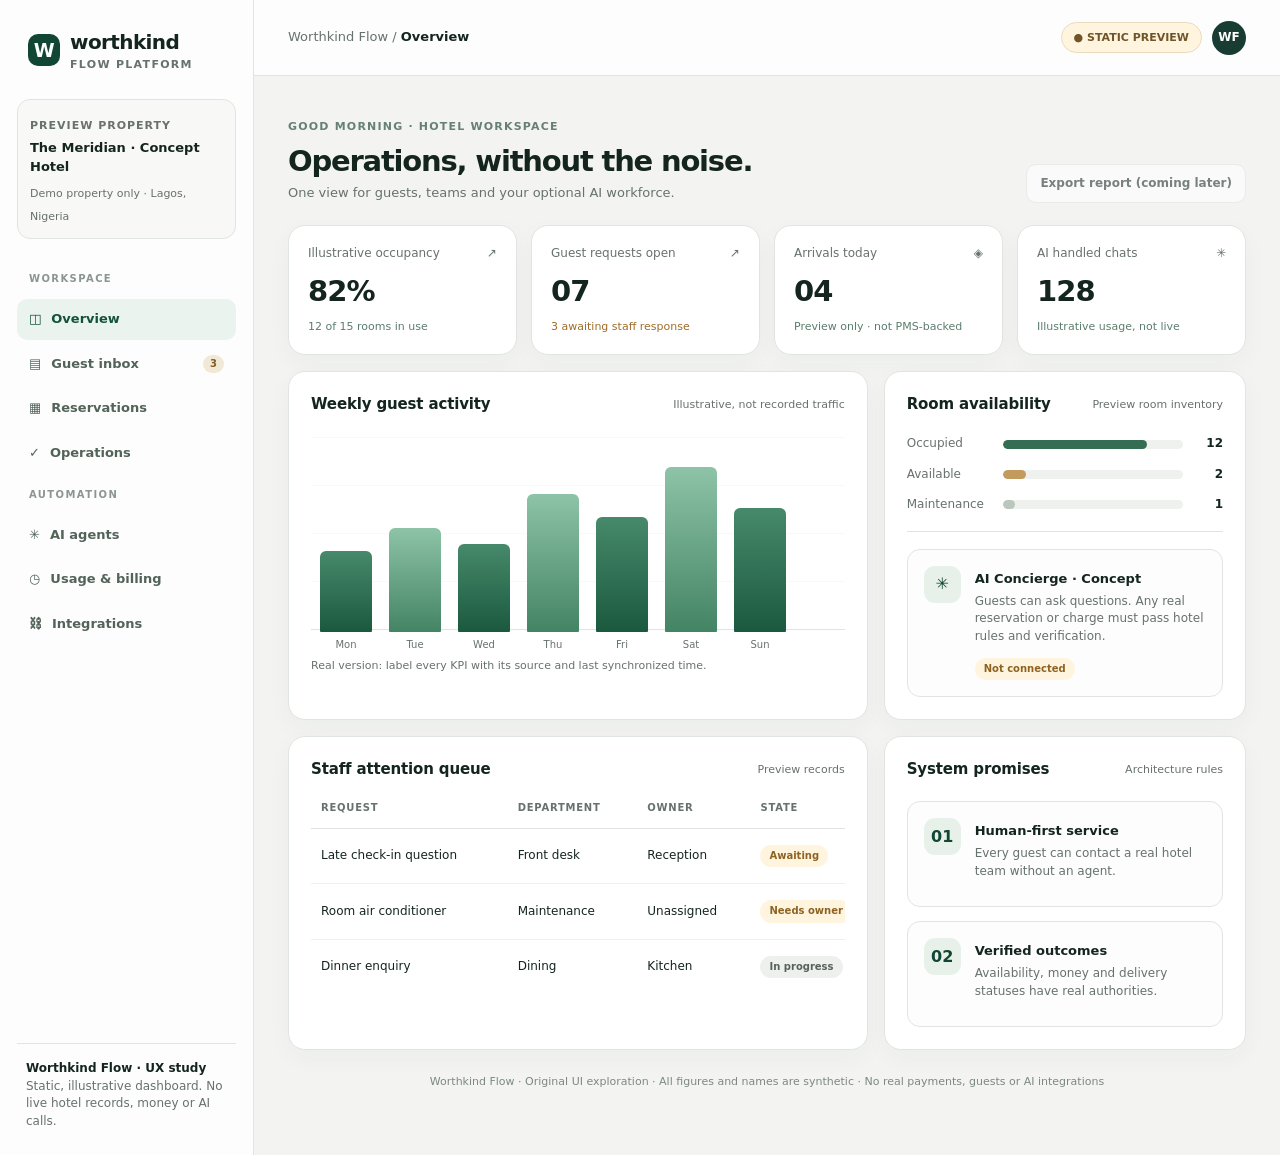
<file: apps/dashboard-preview/index.html>
<!doctype html>
<html lang="en">
<head>
<meta charset="utf-8">
<meta name="viewport" content="width=device-width, initial-scale=1">
<meta name="color-scheme" content="light">
<title>Worthkind Flow — Hotel Owner Dashboard Concept</title>
<style>
:root{--bg:#f3f4f2;--surface:#fff;--surface-alt:#f8f8f6;--ink:#14251f;--muted:#67716e;--line:#e1e5e1;--forest:#124634;--mint:#e8f4ed;--gold:#ab834a;--amber:#fff5df;--red:#b94343;--radius:17px;--shadow:0 8px 24px rgba(26,44,36,.035)}
*{box-sizing:border-box}html,body{margin:0}body{font-family:Inter,ui-sans-serif,system-ui,-apple-system,"Segoe UI",Arial,sans-serif;background:var(--bg);color:var(--ink);line-height:1.45}button{font:inherit;cursor:pointer}button:focus-visible,a:focus-visible{outline:3px solid #6aa88e;outline-offset:3px}.layout{min-height:100vh;display:grid;grid-template-columns:254px minmax(0,1fr)}.rail{padding:25px 17px;background:#fcfdfc;border-right:1px solid var(--line);display:flex;flex-direction:column;gap:23px}.brand{padding:3px 11px;display:flex;align-items:center;gap:10px;color:var(--ink);font-size:20px;font-weight:750;letter-spacing:-.6px}.mark{width:32px;height:32px;border-radius:10px;background:var(--forest);color:white;display:grid;place-items:center;font-size:19px;font-weight:800}.brand small{font-size:11px;letter-spacing:1.3px;text-transform:uppercase;color:var(--muted);display:block;font-weight:600}.property{background:var(--surface-alt);border:1px solid var(--line);border-radius:13px;padding:12px}.tiny{font-size:11px;color:var(--muted);text-transform:uppercase;letter-spacing:1px;font-weight:700}.property strong{font-size:13px;display:block;margin:4px 0 3px}.property span:last-child{font-size:11px;color:var(--muted)}.nav{display:flex;flex-direction:column;gap:4px}.nav-group{font-size:10px;letter-spacing:1.4px;color:#8b9691;font-weight:800;text-transform:uppercase;padding:5px 12px 8px;margin-top:5px}.nav button{border:0;background:transparent;text-align:left;padding:11px 12px;border-radius:10px;color:#52635a;display:flex;gap:10px;align-items:center;font-size:13px;font-weight:600}.nav button:hover,.nav button[aria-current="page"]{background:#eaf3ed;color:#14523c}.nav button[aria-current="page"]{font-weight:750}.nav b{margin-left:auto;font-size:10px;padding:2px 7px;background:#f1e9d6;border-radius:20px;color:#7e6026}.rail-foot{margin-top:auto;font-size:12px;color:var(--muted);border-top:1px solid var(--line);padding:16px 9px 0}.rail-foot strong{display:block;color:var(--ink)}.main{min-width:0}.top{height:76px;background:#fcfdfc;border-bottom:1px solid var(--line);display:flex;align-items:center;justify-content:space-between;gap:20px;padding:0 34px}.top .crumb{color:var(--muted);font-size:13px}.top .crumb strong{color:var(--ink)}.top-right{display:flex;align-items:center;gap:10px}.preview{color:#715529;background:#fff5df;border:1px solid #eadbbf;border-radius:50px;padding:7px 12px;font-size:11px;font-weight:800}.avatar{background:#183c31;color:white;border-radius:50%;width:34px;height:34px;display:grid;place-items:center;font-weight:800;font-size:12px}.content{padding:33px 34px 54px;max-width:1480px;margin:auto}.eyebrow{font-size:11px;letter-spacing:1.2px;text-transform:uppercase;color:#668174;font-weight:800}.page-title{display:flex;align-items:flex-end;justify-content:space-between;gap:16px;margin:4px 0 22px}.page-title h1{font-size:29px;line-height:1.18;letter-spacing:-1.2px;margin:8px 0 6px}.page-title p{color:var(--muted);font-size:13px;margin:0}.btn{padding:10px 13px;border:1px solid var(--line);background:white;color:var(--ink);border-radius:10px;font-weight:650;font-size:12px}.btn.dark{background:var(--forest);border-color:var(--forest);color:white}.btn:disabled{opacity:.55;cursor:not-allowed}.grid4{display:grid;grid-template-columns:repeat(4,minmax(0,1fr));gap:14px}.metric,.panel{background:var(--surface);border:1px solid var(--line);border-radius:var(--radius);box-shadow:var(--shadow)}.metric{padding:19px}.metric .label{font-size:12px;color:var(--muted);display:flex;justify-content:space-between;align-items:center;gap:5px}.metric .number{font-size:29px;font-weight:750;letter-spacing:-.9px;margin:7px 0}.metric .hint{font-size:11px;color:#5b7d6d}.metric .hint.warning{color:#a06c27}.split{display:grid;grid-template-columns:minmax(0,1.6fr) minmax(270px,1fr);gap:16px;margin-top:16px}.panel{padding:22px;min-width:0}.panel h2{font-size:15px;margin:0;letter-spacing:-.15px}.panel-head{display:flex;justify-content:space-between;gap:10px;align-items:center;margin-bottom:20px}.panel-head small{font-size:11px;color:var(--muted)}.chart{height:195px;display:flex;align-items:flex-end;gap:17px;border-bottom:1px solid var(--line);padding:15px 9px 0;position:relative;background:repeating-linear-gradient(to top,transparent,transparent 47px,#f1f2f0 48px)}.bar-unit{flex:1;max-width:52px;text-align:center;display:flex;flex-direction:column;justify-content:end;height:100%;gap:6px}.bar{width:100%;border-radius:6px 6px 1px 1px;background:linear-gradient(180deg,#47896b,#1b593f)}.bar-unit:nth-child(2n) .bar{background:linear-gradient(180deg,#8ec3a7,#438464)}.bar-label{font-size:10px;color:var(--muted);margin-bottom:-23px}.chart-note{font-size:11px;color:var(--muted);margin-top:28px}.status-list{display:grid;gap:13px}.status-row{display:flex;align-items:center;gap:11px}.status-name{width:85px;font-size:12px;color:var(--muted)}.status-track{height:9px;border-radius:10px;flex:1;background:#eef1ed;overflow:hidden}.status-track span{display:block;height:100%;border-radius:10px}.status-value{width:29px;text-align:right;font-size:12px;font-weight:750}.feature-card{border:1px solid var(--line);background:#fcfdfc;padding:16px;border-radius:13px;display:flex;gap:14px;align-items:flex-start}.feature-symbol{width:37px;height:37px;flex:none;display:grid;place-items:center;background:#e7f1ea;color:var(--forest);border-radius:11px;font-weight:900}.feature-body{flex:1}.feature-body strong{font-size:13px}.feature-body p{font-size:12px;color:var(--muted);margin:4px 0 10px}.tag{display:inline-block;padding:4px 9px;border-radius:99px;background:var(--mint);color:#206347;font-size:10px;font-weight:750}.tag.amber{background:var(--amber);color:#8e6221}.tag.gray{background:#edf0ed;color:#57625c}.table-wrap{overflow:auto}table{border-collapse:collapse;width:100%;min-width:580px}th{font-size:10px;text-transform:uppercase;letter-spacing:.75px;color:var(--muted);font-weight:800;text-align:left;padding:0 10px 12px;border-bottom:1px solid var(--line)}td{font-size:12px;padding:16px 10px;border-bottom:1px solid #edf0eb}tbody tr:last-child td{border-bottom:0}.stack{display:grid;gap:14px}.notice{border:1px solid #e3e0d4;background:#faf7ee;color:#7a622d;padding:13px 16px;border-radius:12px;font-size:12px}.empty{border:1px dashed #cfd9d2;border-radius:14px;background:#fbfcfa;padding:28px;color:var(--muted);text-align:center;font-size:13px}.empty strong{color:var(--ink);display:block;margin-bottom:4px}.details{margin-top:12px;color:var(--muted);font-size:11px}.agent-grid{display:grid;grid-template-columns:repeat(2,minmax(0,1fr));gap:14px}.agent-card{padding:20px}.agent-card .agent-top{display:flex;justify-content:space-between;align-items:start;gap:10px}.agent-card h3{font-size:16px;margin:12px 0 4px}.agent-card p{font-size:12px;color:var(--muted);min-height:37px}.agent-stats{display:flex;flex-wrap:wrap;gap:10px;border-top:1px solid var(--line);margin-top:18px;padding-top:14px;color:var(--muted);font-size:11px}.agent-stats strong{color:var(--ink)}.line{height:1px;background:var(--line);margin:17px 0}.screen[hidden]{display:none!important}.section-caption{color:var(--muted);font-size:12px;margin-bottom:15px}.wide{margin-top:16px}.cards2{display:grid;grid-template-columns:1fr 1fr;gap:16px}.legend{display:flex;gap:14px;flex-wrap:wrap;font-size:11px;color:var(--muted)}.dot{height:8px;width:8px;display:inline-block;border-radius:50%;margin-right:5px;background:#447c62}.dot.a{background:#ca9b54}.dot.b{background:#dce4de}.kpi-label{display:block;font-size:11px;color:var(--muted);margin-top:12px}.kpi-num{font-weight:750;font-size:25px}.billing-bar{width:100%;height:11px;border-radius:12px;background:#edf0ed;overflow:hidden;margin:15px 0 7px}.billing-bar span{display:block;height:100%;background:var(--forest);width:36%}.footer-note{margin-top:24px;color:#7c8880;font-size:11px;text-align:center}.sr-only{position:absolute;width:1px;height:1px;padding:0;margin:-1px;overflow:hidden;clip:rect(0,0,0,0);white-space:nowrap;border:0}
@media(max-width:1170px){.grid4{grid-template-columns:repeat(2,minmax(0,1fr))}.split{grid-template-columns:1fr}.agent-grid{grid-template-columns:1fr 1fr}}@media(max-width:820px){.layout{display:block}.rail{display:block;padding:12px;border-right:0;border-bottom:1px solid var(--line)}.brand{display:inline-flex}.property,.rail-foot,.nav-group{display:none}.nav{display:flex;flex-direction:row;overflow-x:auto;padding:10px 0 2px;white-space:nowrap}.nav button{flex:none;padding:9px 12px}.top{height:53px;padding:0 17px}.content{padding:22px 17px}.page-title h1{font-size:24px}}@media(max-width:560px){.grid4,.agent-grid,.cards2{grid-template-columns:1fr}.page-title{align-items:start;flex-direction:column}.preview{font-size:10px;padding:6px}.top .crumb{font-size:11px}.panel{padding:17px}.chart{gap:9px}}
</style>
</head>
<body>
<div class="layout">
  <aside class="rail" aria-label="Main navigation">
    <div class="brand"><span class="mark">W</span><span>worthkind <small>Flow Platform</small></span></div>
    <div class="property"><span class="tiny">Preview property</span><strong>The Meridian · Concept Hotel</strong><span>Demo property only · Lagos, Nigeria</span></div>
    <nav class="nav" aria-label="Dashboard pages">
      <span class="nav-group">Workspace</span>
      <button data-target="overview" aria-current="page"><span aria-hidden="true">◫</span> Overview</button>
      <button data-target="inbox"><span aria-hidden="true">▤</span> Guest inbox <b>3</b></button>
      <button data-target="reservations"><span aria-hidden="true">▦</span> Reservations</button>
      <button data-target="operations"><span aria-hidden="true">✓</span> Operations</button>
      <span class="nav-group">Automation</span>
      <button data-target="agents"><span aria-hidden="true">✳</span> AI agents</button>
      <button data-target="billing"><span aria-hidden="true">◷</span> Usage & billing</button>
      <button data-target="integrations"><span aria-hidden="true">⛓</span> Integrations</button>
    </nav>
    <div class="rail-foot"><strong>Worthkind Flow · UX study</strong>Static, illustrative dashboard. No live hotel records, money or AI calls.</div>
  </aside>
  <div class="main">
    <header class="top"><span class="crumb">Worthkind Flow / <strong id="crumb">Overview</strong></span><div class="top-right"><span class="preview">● STATIC PREVIEW</span><span class="avatar" aria-label="Demo owner">WF</span></div></header>
    <main class="content">
      <section class="screen" data-screen="overview">
        <div class="page-title"><div><span class="eyebrow">Good morning · hotel workspace</span><h1>Operations, without the noise.</h1><p>One view for guests, teams and your optional AI workforce.</p></div><button class="btn" disabled title="Preview only">Export report (coming later)</button></div>
        <div class="grid4">
          <div class="metric"><div class="label">Illustrative occupancy <span>↗</span></div><div class="number">82%</div><div class="hint">12 of 15 rooms in use</div></div>
          <div class="metric"><div class="label">Guest requests open <span>↗</span></div><div class="number">07</div><div class="hint warning">3 awaiting staff response</div></div>
          <div class="metric"><div class="label">Arrivals today <span>◈</span></div><div class="number">04</div><div class="hint">Preview only · not PMS-backed</div></div>
          <div class="metric"><div class="label">AI handled chats <span>✳</span></div><div class="number">128</div><div class="hint">Illustrative usage, not live</div></div>
        </div>
        <div class="split">
          <article class="panel"><div class="panel-head"><h2>Weekly guest activity</h2><small>Illustrative, not recorded traffic</small></div><div class="chart" role="img" aria-label="Illustrative bar chart of guest activity Monday to Sunday"><div class="bar-unit"><div class="bar" style="height:45%"></div><span class="bar-label">Mon</span></div><div class="bar-unit"><div class="bar" style="height:58%"></div><span class="bar-label">Tue</span></div><div class="bar-unit"><div class="bar" style="height:49%"></div><span class="bar-label">Wed</span></div><div class="bar-unit"><div class="bar" style="height:77%"></div><span class="bar-label">Thu</span></div><div class="bar-unit"><div class="bar" style="height:64%"></div><span class="bar-label">Fri</span></div><div class="bar-unit"><div class="bar" style="height:92%"></div><span class="bar-label">Sat</span></div><div class="bar-unit"><div class="bar" style="height:69%"></div><span class="bar-label">Sun</span></div></div><p class="chart-note">Real version: label every KPI with its source and last synchronized time.</p></article>
          <article class="panel"><div class="panel-head"><h2>Room availability</h2><small>Preview room inventory</small></div><div class="status-list"><div class="status-row"><span class="status-name">Occupied</span><div class="status-track"><span style="width:80%;background:#356d52"></span></div><span class="status-value">12</span></div><div class="status-row"><span class="status-name">Available</span><div class="status-track"><span style="width:13%;background:#c39b5d"></span></div><span class="status-value">2</span></div><div class="status-row"><span class="status-name">Maintenance</span><div class="status-track"><span style="width:7%;background:#b9c7bd"></span></div><span class="status-value">1</span></div></div><div class="line"></div><div class="feature-card"><div class="feature-symbol">✳</div><div class="feature-body"><strong>AI Concierge · Concept</strong><p>Guests can ask questions. Any real reservation or charge must pass hotel rules and verification.</p><span class="tag amber">Not connected</span></div></div></article>
        </div>
        <div class="wide split"><article class="panel"><div class="panel-head"><h2>Staff attention queue</h2><small>Preview records</small></div><div class="table-wrap"><table><thead><tr><th>Request</th><th>Department</th><th>Owner</th><th>State</th></tr></thead><tbody><tr><td>Late check-in question</td><td>Front desk</td><td>Reception</td><td><span class="tag amber">Awaiting</span></td></tr><tr><td>Room air conditioner</td><td>Maintenance</td><td>Unassigned</td><td><span class="tag amber">Needs owner</span></td></tr><tr><td>Dinner enquiry</td><td>Dining</td><td>Kitchen</td><td><span class="tag gray">In progress</span></td></tr></tbody></table></div></article><article class="panel"><div class="panel-head"><h2>System promises</h2><small>Architecture rules</small></div><div class="stack"><div class="feature-card"><span class="feature-symbol">01</span><div class="feature-body"><strong>Human-first service</strong><p>Every guest can contact a real hotel team without an agent.</p></div></div><div class="feature-card"><span class="feature-symbol">02</span><div class="feature-body"><strong>Verified outcomes</strong><p>Availability, money and delivery statuses have real authorities.</p></div></div></div></article></div>
      </section>
      <section class="screen" data-screen="agents" hidden>
        <div class="page-title"><div><span class="eyebrow">AI workforce</span><h1>Give every guest a better answer.</h1><p>Choose the agent, review its scope, set limits and install it safely.</p></div><button class="btn dark" disabled>Add agent · build pending</button></div>
        <div class="notice">Prototype only: no agent is installed, paid for, activated, trained, invoked or attached to a hotel. Agent pricing and quotas require real product configuration.</div>
        <div class="agent-grid wide">
          <article class="panel agent-card"><div class="agent-top"><span class="feature-symbol">✳</span><span class="tag amber">Not configured</span></div><h3>Guest Concierge</h3><p>Hotel-verified answers, amenities, policies and reception handoff.</p><div class="agent-stats"><span><strong>Channel:</strong> Web chat</span><span><strong>Billing:</strong> Plan + usage</span><span><strong>Escalation:</strong> Reception</span></div></article>
          <article class="panel agent-card"><div class="agent-top"><span class="feature-symbol">◉</span><span class="tag amber">Not configured</span></div><h3>Voice Receptionist</h3><p>Inbound calls, validated intent, staff transfer and consent-aware logs.</p><div class="agent-stats"><span><strong>Channel:</strong> Phone</span><span><strong>Billing:</strong> Minutes</span><span><strong>Escalation:</strong> Reception</span></div></article>
          <article class="panel agent-card"><div class="agent-top"><span class="feature-symbol">◇</span><span class="tag amber">Not configured</span></div><h3>Dining Assistant</h3><p>Approved menus, kitchen availability and pending restaurant enquiries.</p><div class="agent-stats"><span><strong>Channel:</strong> Web/approved messaging</span><span><strong>Control:</strong> Kitchen confirms</span></div></article>
          <article class="panel agent-card"><div class="agent-top"><span class="feature-symbol">▣</span><span class="tag amber">Not configured</span></div><h3>Event & Enquiry Assistant</h3><p>Routes meeting, event, career and supplier requests to the right team.</p><div class="agent-stats"><span><strong>Channel:</strong> Web chat</span><span><strong>Control:</strong> Staff approval</span></div></article>
        </div>
        <article class="panel wide"><div class="panel-head"><h2>Before a hotel can embed an agent</h2><small>Required security gates</small></div><div class="cards2"><div class="stack"><div>✓ Verified hotel owner, domain and staff roles</div><div>✓ Real subscription entitlement and spend ceiling</div><div>✓ Hotel-approved knowledge and escalation hours</div></div><div class="stack"><div>✓ Server-side tenant identity and use restrictions</div><div>✓ Audit trail, privacy controls and evaluation tests</div><div>✓ Direct guest-to-human alternative stays online</div></div></div><p class="details">There is deliberately no working install snippet in this mockup; one must be issued by a secured backend after entitlement verification.</p></article>
      </section>
      <section class="screen" data-screen="inbox" hidden>
        <div class="page-title"><div><span class="eyebrow">Guest experience</span><h1>Guest inbox</h1><p>Messages belong to accountable staff, not to an unsupervised model.</p></div></div>
        <article class="panel"><div class="panel-head"><h2>Illustrative request queue</h2><small>No real conversations connected</small></div><div class="table-wrap"><table><thead><tr><th>Topic</th><th>Origin</th><th>Team</th><th>Response state</th></tr></thead><tbody><tr><td>Late check-in request</td><td>Web form</td><td>Reception</td><td><span class="tag amber">Awaiting staff</span></td></tr><tr><td>Airport pickup question</td><td>Guest chat</td><td>Concierge</td><td><span class="tag gray">Needs verification</span></td></tr><tr><td>Maintenance</td><td>Internal desk</td><td>Engineering</td><td><span class="tag gray">Assigned</span></td></tr></tbody></table></div></article>
      </section>
      <section class="screen" data-screen="reservations" hidden>
        <div class="page-title"><div><span class="eyebrow">Front desk</span><h1>Reservations & rooms</h1><p>Booking state must be confirmed by a real hotel PMS or booking source.</p></div></div>
        <div class="notice">Availability and hotel guest payments are not connected in this preview. Illustrative dates below are not real reservations.</div>
        <article class="panel wide"><div class="panel-head"><h2>Reservation board · concept</h2><small>Sample-only records</small></div><div class="table-wrap"><table><thead><tr><th>Guest</th><th>Room</th><th>Stay</th><th>Booking proof</th></tr></thead><tbody><tr><td>Demo guest A</td><td>Standard 201</td><td>Sample dates</td><td><span class="tag gray">No provider connection</span></td></tr><tr><td>Demo guest B</td><td>Deluxe 305</td><td>Sample dates</td><td><span class="tag gray">No provider connection</span></td></tr></tbody></table></div></article>
      </section>
      <section class="screen" data-screen="operations" hidden>
        <div class="page-title"><div><span class="eyebrow">Hotel teamwork</span><h1>Operations & services</h1><p>Reception, maintenance, housekeeping, kitchen and events in one service workflow.</p></div></div><div class="agent-grid"><article class="panel"><h2>Housekeeping</h2><p class="section-caption">Owner assignment, cleaning state and audit.</p><span class="tag amber">Integration pending</span></article><article class="panel"><h2>Dining & room service</h2><p class="section-caption">Hotel-approved menu and kitchen confirmation.</p><span class="tag amber">Integration pending</span></article><article class="panel"><h2>Maintenance & IT</h2><p class="section-caption">Tickets, prioritization and staff handoff.</p><span class="tag gray">Local reference code exists in another draft branch</span></article><article class="panel"><h2>Events, careers & suppliers</h2><p class="section-caption">Permissioned department intake and handover.</p><span class="tag amber">Design target</span></article></div>
      </section>
      <section class="screen" data-screen="billing" hidden>
        <div class="page-title"><div><span class="eyebrow">Worthkind subscription</span><h1>Usage & billing</h1><p>Transparent recurring fees and AI consumption, separate from hotel guest revenue.</p></div></div>
        <div class="cards2"><article class="panel"><div class="panel-head"><h2>Subscription</h2><span class="tag amber">Not connected</span></div><span class="tiny">Current plan</span><div class="kpi-num">Unselected</div><p class="section-caption">Rates will be shown before payment; this preview sets no prices.</p><div class="line"></div><span class="tiny">Worthkind payment provider</span><p class="section-caption">No active billing account, checkout or invoice.</p></article><article class="panel"><div class="panel-head"><h2>Illustrative monthly AI budget</h2><small>Example only</small></div><div class="kpi-num">36% <span style="font-size:12px;color:#7a847e;font-weight:500">of an unspecified allowance</span></div><div class="billing-bar"><span></span></div><div class="legend"><span><span class="dot"></span>Example usage</span><span><span class="dot b"></span>Example remaining</span></div><p class="details">Meter chat tokens, calls, voice minutes, tool actions, SMS and provider fees separately. A cap must be enforced before invoking providers.</p></article></div>
        <article class="panel wide"><div class="panel-head"><h2>Finance separation</h2><small>Key implementation rule</small></div><div class="cards2"><div class="feature-card"><span class="feature-symbol">W</span><div class="feature-body"><strong>Hotel pays Worthkind</strong><p>Subscription, optional AI add-ons and metered automation. Worthkind's own PSP verifies this transaction.</p></div></div><div class="feature-card"><span class="feature-symbol">H</span><div class="feature-body"><strong>Guest pays hotel</strong><p>Room/service payments belong to the hotel's approved PSP and reservation authority. No shared fake confirmation.</p></div></div></div></article>
      </section>
      <section class="screen" data-screen="integrations" hidden>
        <div class="page-title"><div><span class="eyebrow">External connections</span><h1>Integrations</h1><p>Connect only authorized providers, with auditability and independent verification.</p></div></div>
        <div class="agent-grid"><article class="panel"><h2>Hotel PMS</h2><p class="section-caption">Availability, reservations and booking evidence.</p><span class="tag amber">Not connected</span></article><article class="panel"><h2>Hotel guest payments</h2><p class="section-caption">Property-owned checkout, callbacks and reconciliation.</p><span class="tag amber">Not connected</span></article><article class="panel"><h2>AI & knowledge</h2><p class="section-caption">Tenant-scoped approved content and optional voice/chat.</p><span class="tag amber">Not connected</span></article><article class="panel"><h2>Notifications</h2><p class="section-caption">Approved email, WhatsApp, SMS and phone channels.</p><span class="tag amber">Not connected</span></article></div>
      </section>
      <p class="footer-note">Worthkind Flow · Original UI exploration · All figures and names are synthetic · No real payments, guests or AI integrations</p>
    </main>
  </div>
</div>
<script>
(function () {
  "use strict";
  var names={overview:"Overview",agents:"AI agents",inbox:"Guest inbox",reservations:"Reservations",operations:"Operations",billing:"Usage & billing",integrations:"Integrations"};
  var buttons=Array.prototype.slice.call(document.querySelectorAll("[data-target]"));
  var screens=Array.prototype.slice.call(document.querySelectorAll("[data-screen]"));
  function show(target){
    if(!Object.prototype.hasOwnProperty.call(names,target))return;
    buttons.forEach(function(b){if(b.getAttribute("data-target")===target)b.setAttribute("aria-current","page");else b.removeAttribute("aria-current")});
    screens.forEach(function(s){s.hidden=s.getAttribute("data-screen")!==target});
    document.getElementById("crumb").textContent=names[target];
    document.title="Worthkind Flow — "+names[target]+" · Preview";
    window.scrollTo({top:0,behavior:"instant"});
  }
  buttons.forEach(function(b){b.addEventListener("click",function(){show(b.getAttribute("data-target"))})});
  show("overview");
}());
</script>
</body></html>
</file>
